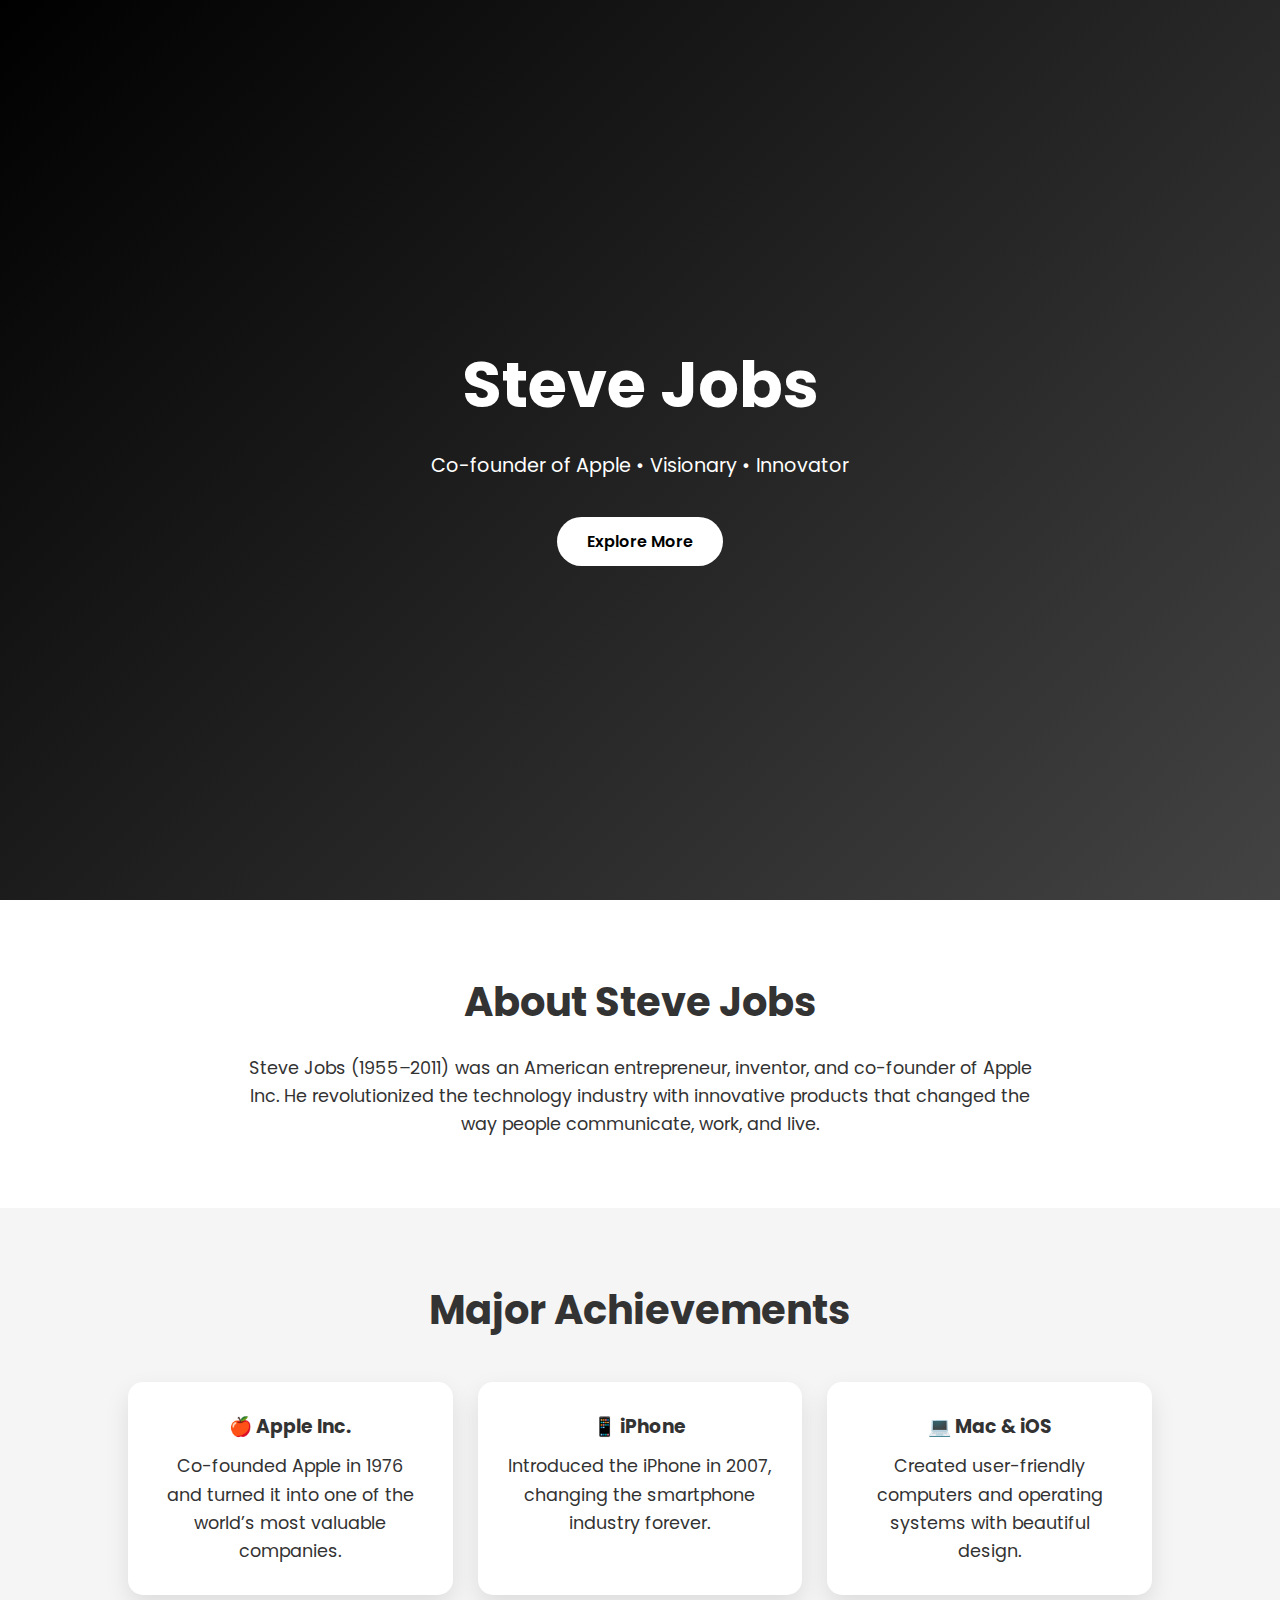
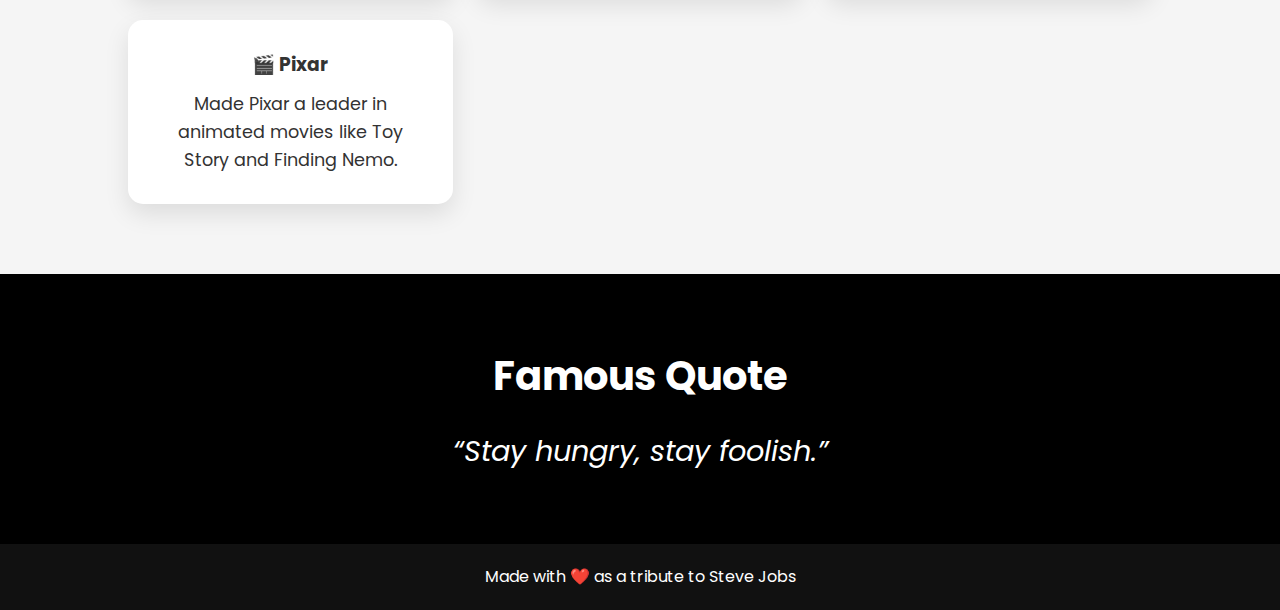
<file: index.html>
<!DOCTYPE html>
<html lang="en">
<head>
    <meta charset="UTF-8">
    <meta name="viewport" content="width=device-width, initial-scale=1.0">
    <title>Steve Jobs | Visionary of Apple</title>
    <link rel="stylesheet" href="style.css">
    <link href="https://fonts.googleapis.com/css2?family=Poppins:wght@300;400;600;700&display=swap" rel="stylesheet">
</head>
<body>

    <!-- Hero Section -->
    <header class="hero">
        <div class="hero-content">
            <h1>Steve Jobs</h1>
            <p>Co-founder of Apple • Visionary • Innovator</p>
            <a href="#about" class="btn">Explore More</a>
        </div>
    </header>

    <!-- About Section -->
    <section id="about" class="section">
        <h2>About Steve Jobs</h2>
        <p>
            Steve Jobs (1955–2011) was an American entrepreneur, inventor, and
            co-founder of Apple Inc. He revolutionized the technology industry
            with innovative products that changed the way people communicate,
            work, and live.
        </p>
    </section>

    <!-- Achievements Section -->
    <section class="section light">
        <h2>Major Achievements</h2>
        <div class="cards">
            <div class="card">
                <h3>🍎 Apple Inc.</h3>
                <p>Co-founded Apple in 1976 and turned it into one of the world’s most valuable companies.</p>
            </div>

            <div class="card">
                <h3>📱 iPhone</h3>
                <p>Introduced the iPhone in 2007, changing the smartphone industry forever.</p>
            </div>

            <div class="card">
                <h3>💻 Mac & iOS</h3>
                <p>Created user-friendly computers and operating systems with beautiful design.</p>
            </div>

            <div class="card">
                <h3>🎬 Pixar</h3>
                <p>Made Pixar a leader in animated movies like Toy Story and Finding Nemo.</p>
            </div>
        </div>
    </section>

    <!-- Quotes Section -->
    <section class="section quote">
        <h2>Famous Quote</h2>
        <blockquote>
            “Stay hungry, stay foolish.”
        </blockquote>
    </section>

    <!-- Footer -->
    <footer>
        <p>Made with ❤️ as a tribute to Steve Jobs</p>
    </footer>

</body>
</html>
</file>
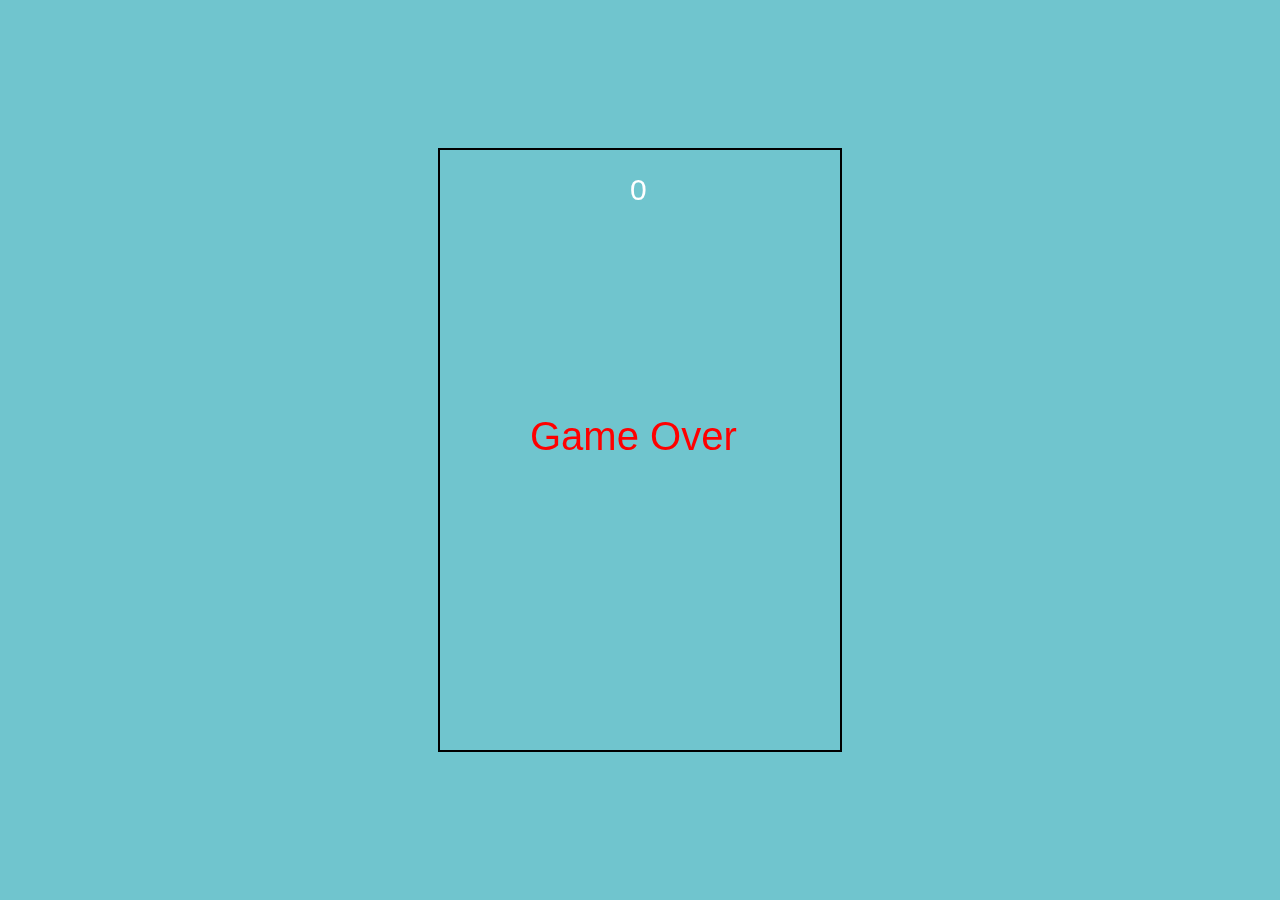
<file: flappy.html>
<!DOCTYPE html>
<html>
<head>
  <title>Flappy Bird</title>
  <style>
    body {
      margin: 0;
      background: #70c5ce;
      display: flex;
      justify-content: center;
      align-items: center;
      height: 100vh;
    }
    canvas {
      background: #70c5ce;
      border: 2px solid black;
    }
  </style>
</head>
<body>

<canvas id="game" width="400" height="600"></canvas>

<script>
const canvas = document.getElementById("game");
const ctx = canvas.getContext("2d");

// Bird
let bird = {
  x: 80,
  y: 300,
  radius: 15,
  velocity: 0,
  gravity: 0.5,
  jump: -8
};

// Pipes
let pipes = [];
let pipeWidth = 60;
let gap = 150;
let pipeSpeed = 3;

// Score
let score = 0;
let gameOver = false;

// Controls
document.addEventListener("keydown", () => {
  if (!gameOver) bird.velocity = bird.jump;
});

// Create pipe
function createPipe() {
  let topHeight = Math.random() * 250 + 50;
  pipes.push({
    x: canvas.width,
    top: topHeight,
    bottom: canvas.height - topHeight - gap
  });
}

// Draw bird
function drawBird() {
  ctx.beginPath();
  ctx.arc(bird.x, bird.y, bird.radius, 0, Math.PI * 2);
  ctx.fillStyle = "yellow";
  ctx.fill();
}

// Draw pipes
function drawPipes() {
  ctx.fillStyle = "green";
  pipes.forEach(pipe => {
    ctx.fillRect(pipe.x, 0, pipeWidth, pipe.top);
    ctx.fillRect(
      pipe.x,
      canvas.height - pipe.bottom,
      pipeWidth,
      pipe.bottom
    );
  });
}

// Update game
function update() {
  if (gameOver) return;

  bird.velocity += bird.gravity;
  bird.y += bird.velocity;

  pipes.forEach(pipe => pipe.x -= pipeSpeed);

  // Collision
  pipes.forEach(pipe => {
    if (
      bird.x + bird.radius > pipe.x &&
      bird.x - bird.radius < pipe.x + pipeWidth
    ) {
      if (
        bird.y - bird.radius < pipe.top ||
        bird.y + bird.radius > canvas.height - pipe.bottom
      ) {
        gameOver = true;
      }
    }

    if (pipe.x + pipeWidth === bird.x) score++;
  });

  if (pipes.length && pipes[0].x < -pipeWidth) {
    pipes.shift();
  }

  if (bird.y > canvas.height || bird.y < 0) {
    gameOver = true;
  }
}

// Draw score
function drawScore() {
  ctx.fillStyle = "white";
  ctx.font = "30px Arial";
  ctx.fillText(score, 190, 50);
}

// Game loop
function loop() {
  ctx.clearRect(0, 0, canvas.width, canvas.height);

  drawBird();
  drawPipes();
  drawScore();
  update();

  if (gameOver) {
    ctx.fillStyle = "red";
    ctx.font = "40px Arial";
    ctx.fillText("Game Over", 90, 300);
  }

  requestAnimationFrame(loop);
}

// Start game
setInterval(createPipe, 1500);
loop();
</script>

</body>
</html>
</file>
<file: style.css>
* {
    margin: 0;
    padding: 0;
    box-sizing: border-box;
    font-family: 'Poppins', sans-serif;
}

body {
    color: #333;
    line-height: 1.6;
}

/* Hero Section */
.hero {
    height: 100vh;
    background: linear-gradient(135deg, #000000, #434343);
    display: flex;
    justify-content: center;
    align-items: center;
    color: white;
    text-align: center;
}

.hero h1 {
    font-size: 4rem;
    font-weight: 700;
}

.hero p {
    font-size: 1.2rem;
    margin: 15px 0;
}

.btn {
    display: inline-block;
    padding: 12px 30px;
    background: white;
    color: black;
    text-decoration: none;
    border-radius: 30px;
    margin-top: 20px;
    font-weight: 600;
    transition: 0.3s;
}

.btn:hover {
    background: #ddd;
}

/* Sections */
.section {
    padding: 70px 10%;
    text-align: center;
}

.section h2 {
    font-size: 2.5rem;
    margin-bottom: 20px;
}

.section p {
    max-width: 800px;
    margin: auto;
    font-size: 1.1rem;
}

/* Light Section */
.light {
    background: #f5f5f5;
}

/* Cards */
.cards {
    display: grid;
    grid-template-columns: repeat(auto-fit, minmax(250px, 1fr));
    gap: 25px;
    margin-top: 40px;
}

.card {
    background: white;
    padding: 30px;
    border-radius: 15px;
    box-shadow: 0 10px 25px rgba(0,0,0,0.1);
    transition: 0.3s;
}

.card:hover {
    transform: translateY(-10px);
}

.card h3 {
    margin-bottom: 10px;
}

/* Quote */
.quote {
    background: #000;
    color: white;
}

blockquote {
    font-size: 1.8rem;
    font-style: italic;
    margin-top: 20px;
}

/* Footer */
footer {
    padding: 20px;
    text-align: center;
    background: #111;
    color: white;
}
</file>
